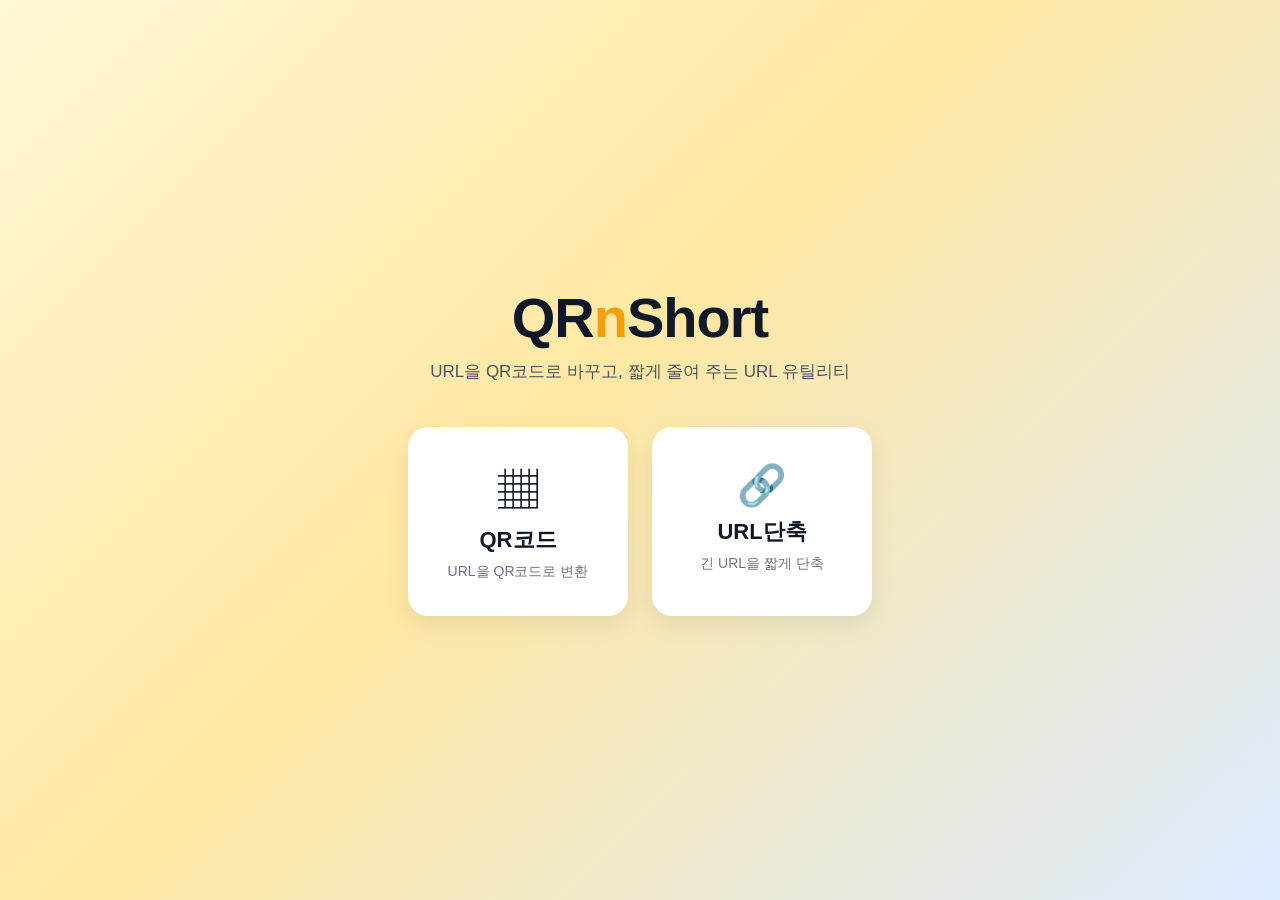
<file: index.html>
<!DOCTYPE html>
<html lang="ko">
<head>
    <meta charset="UTF-8">
    <meta name="viewport" content="width=device-width, initial-scale=1.0">
    <title>QRnShort - URL 유틸리티</title>
    <link rel="stylesheet" href="style.css">
</head>
<body>
    <main class="container">
        <h1 class="title">QR<span>n</span>Short</h1>
        <p class="subtitle">URL을 QR코드로 바꾸고, 짧게 줄여 주는 URL 유틸리티</p>

        <div class="menu">
            <a href="url2qr/index.html" class="menu-btn qr">
                <span class="icon">▦</span>
                <strong>QR코드</strong>
                <small>URL을 QR코드로 변환</small>
            </a>
            <a href="urlShort/index.html" class="menu-btn short">
                <span class="icon">🔗</span>
                <strong>URL단축</strong>
                <small>긴 URL을 짧게 단축</small>
            </a>
        </div>
    </main>
</body>
</html>
</file>
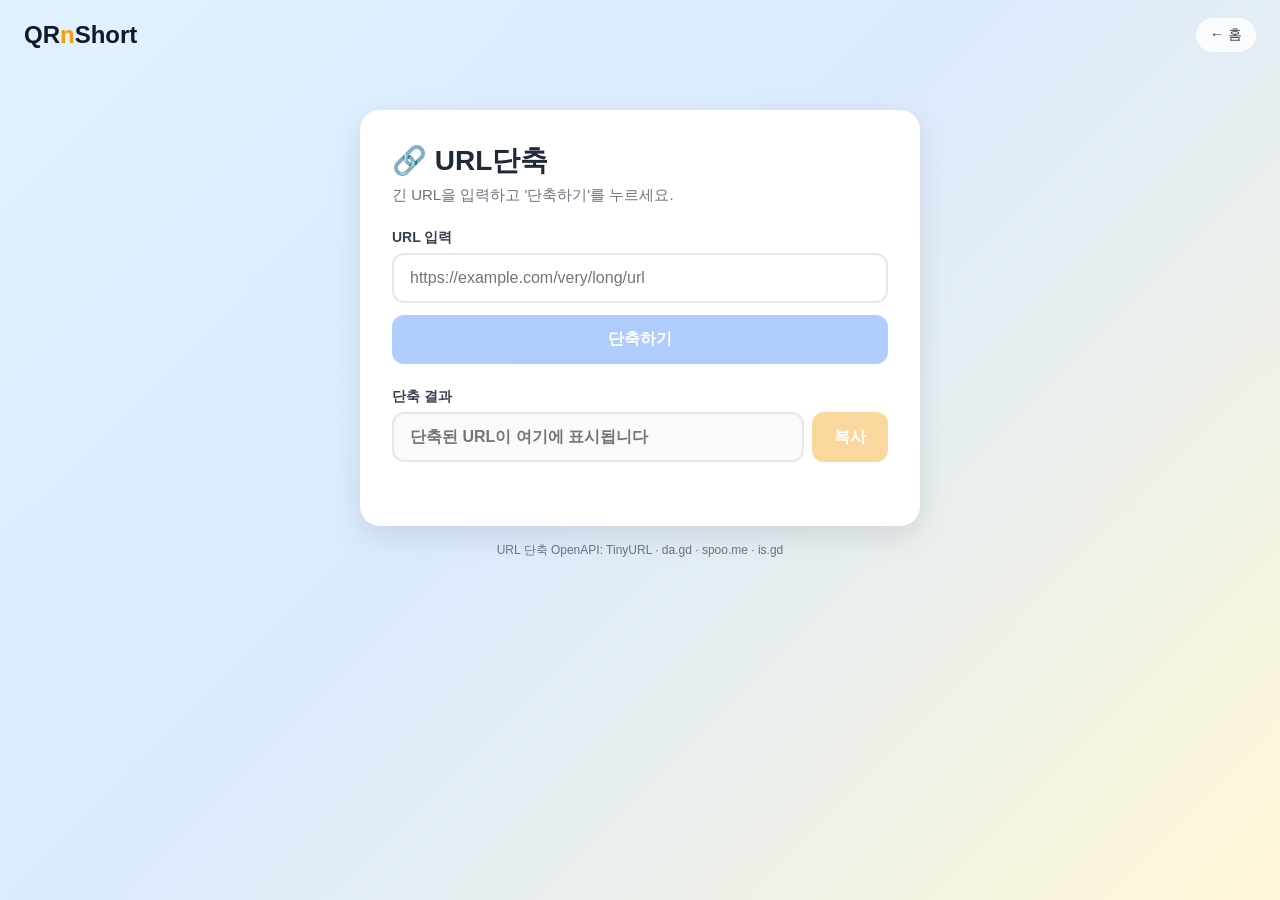
<file: urlShort/index.html>
<!DOCTYPE html>
<html lang="ko">
<head>
    <meta charset="UTF-8">
    <meta name="viewport" content="width=device-width, initial-scale=1.0">
    <title>URL단축 - QRnShort</title>
    <link rel="stylesheet" href="style.css">
</head>
<body>
    <header class="header">
        <a href="../index.html" class="brand">QR<span>n</span>Short</a>
        <a href="../index.html" class="home-link">← 홈</a>
    </header>

    <main class="container">
        <div class="card">
            <h1>🔗 URL단축</h1>
            <p class="desc">긴 URL을 입력하고 '단축하기'를 누르세요.</p>

            <label for="long-url">URL 입력</label>
            <input type="url" id="long-url" placeholder="https://example.com/very/long/url" autocomplete="off">
            <button type="button" id="shorten-btn" class="primary" disabled>단축하기</button>

            <label for="short-url">단축 결과</label>
            <div class="result-row">
                <input type="text" id="short-url" readonly placeholder="단축된 URL이 여기에 표시됩니다">
                <button type="button" id="copy-btn" disabled>복사</button>
            </div>

            <p id="message" class="message"></p>
            <a id="to-qr" class="to-qr hidden" href="#">▦ 단축 URL을 QR코드로 만들기</a>
        </div>
        <p class="api-note">URL 단축 OpenAPI: TinyURL · da.gd · spoo.me · is.gd</p>
    </main>

    <script src="script.js"></script>
</body>
</html>
</file>
<file: style.css>
* { margin: 0; padding: 0; box-sizing: border-box; }

body {
    font-family: 'Pretendard', 'Malgun Gothic', 'Apple SD Gothic Neo', sans-serif;
    min-height: 100vh;
    background: linear-gradient(135deg, #fff7d6 0%, #ffe8a3 45%, #dbeafe 100%);
    color: #1f2937;
}

.container {
    min-height: 100vh;
    display: flex;
    flex-direction: column;
    align-items: center;
    justify-content: center;
    padding: 40px 20px;
    text-align: center;
}

.title {
    font-size: 56px;
    font-weight: 900;
    letter-spacing: -1px;
    color: #111827;
}

.title span { color: #f59e0b; }

.subtitle {
    margin-top: 10px;
    font-size: 17px;
    color: #4b5563;
}

.menu {
    margin-top: 44px;
    display: flex;
    gap: 24px;
    flex-wrap: wrap;
    justify-content: center;
}

.menu-btn {
    width: 220px;
    padding: 32px 20px;
    background: #fff;
    border-radius: 20px;
    text-decoration: none;
    color: #111827;
    display: flex;
    flex-direction: column;
    align-items: center;
    gap: 8px;
    box-shadow: 0 8px 24px rgba(0, 0, 0, 0.08);
    border: 3px solid transparent;
    transition: transform 0.2s, box-shadow 0.2s, border-color 0.2s;
}

.menu-btn:hover {
    transform: translateY(-4px);
    box-shadow: 0 14px 30px rgba(0, 0, 0, 0.12);
}

.menu-btn.qr:hover { border-color: #fbbf24; }
.menu-btn.short:hover { border-color: #3b82f6; }

.menu-btn .icon { font-size: 40px; }
.menu-btn strong { font-size: 22px; }
.menu-btn small { font-size: 14px; color: #6b7280; }
</file>
<file: urlShort/style.css>
* { margin: 0; padding: 0; box-sizing: border-box; }

body {
    font-family: 'Pretendard', 'Malgun Gothic', 'Apple SD Gothic Neo', sans-serif;
    min-height: 100vh;
    background: linear-gradient(135deg, #e0f2fe 0%, #dbeafe 45%, #fff7d6 100%);
    color: #1f2937;
}

.header {
    display: flex;
    justify-content: space-between;
    align-items: center;
    padding: 18px 24px;
}

.brand {
    font-size: 24px;
    font-weight: 900;
    color: #111827;
    text-decoration: none;
}

.brand span { color: #f59e0b; }

.home-link {
    text-decoration: none;
    color: #374151;
    font-size: 14px;
    background: rgba(255, 255, 255, 0.8);
    padding: 8px 14px;
    border-radius: 999px;
}

.container {
    display: flex;
    flex-direction: column;
    align-items: center;
    padding: 40px 20px;
}

.card {
    width: 100%;
    max-width: 560px;
    background: #fff;
    border-radius: 20px;
    padding: 32px;
    box-shadow: 0 10px 30px rgba(0, 0, 0, 0.1);
    display: flex;
    flex-direction: column;
}

.card h1 { font-size: 28px; }

.desc {
    margin: 6px 0 24px;
    color: #6b7280;
    font-size: 15px;
}

label {
    font-size: 14px;
    font-weight: 700;
    margin-bottom: 6px;
    color: #374151;
}

input {
    width: 100%;
    padding: 14px 16px;
    font-size: 16px;
    border: 2px solid #e5e7eb;
    border-radius: 12px;
    outline: none;
    min-width: 0;
}

input:focus { border-color: #3b82f6; }

input[readonly] {
    background: #f9fafb;
    color: #1d4ed8;
    font-weight: 700;
}

button {
    border: none;
    border-radius: 12px;
    font-size: 16px;
    font-weight: 700;
    cursor: pointer;
    transition: background 0.2s, opacity 0.2s;
}

button:disabled {
    opacity: 0.4;
    cursor: not-allowed;
}

.primary {
    margin: 12px 0 24px;
    padding: 14px;
    background: #3b82f6;
    color: #fff;
}

.primary:not(:disabled):hover { background: #2563eb; }

.result-row {
    display: flex;
    gap: 8px;
}

#copy-btn {
    padding: 0 22px;
    background: #f59e0b;
    color: #fff;
    white-space: nowrap;
}

#copy-btn:not(:disabled):hover { background: #d97706; }

.message {
    margin-top: 12px;
    min-height: 20px;
    font-size: 14px;
}

.message.error { color: #dc2626; }
.message.ok { color: #16a34a; }

.to-qr {
    margin-top: 8px;
    font-size: 14px;
    color: #b45309;
    font-weight: 700;
    text-decoration: none;
}

.to-qr.hidden { display: none; }

.api-note {
    margin-top: 16px;
    font-size: 12px;
    color: #6b7280;
}

@media (max-width: 480px) {
    .card { padding: 22px; }
}
</file>
